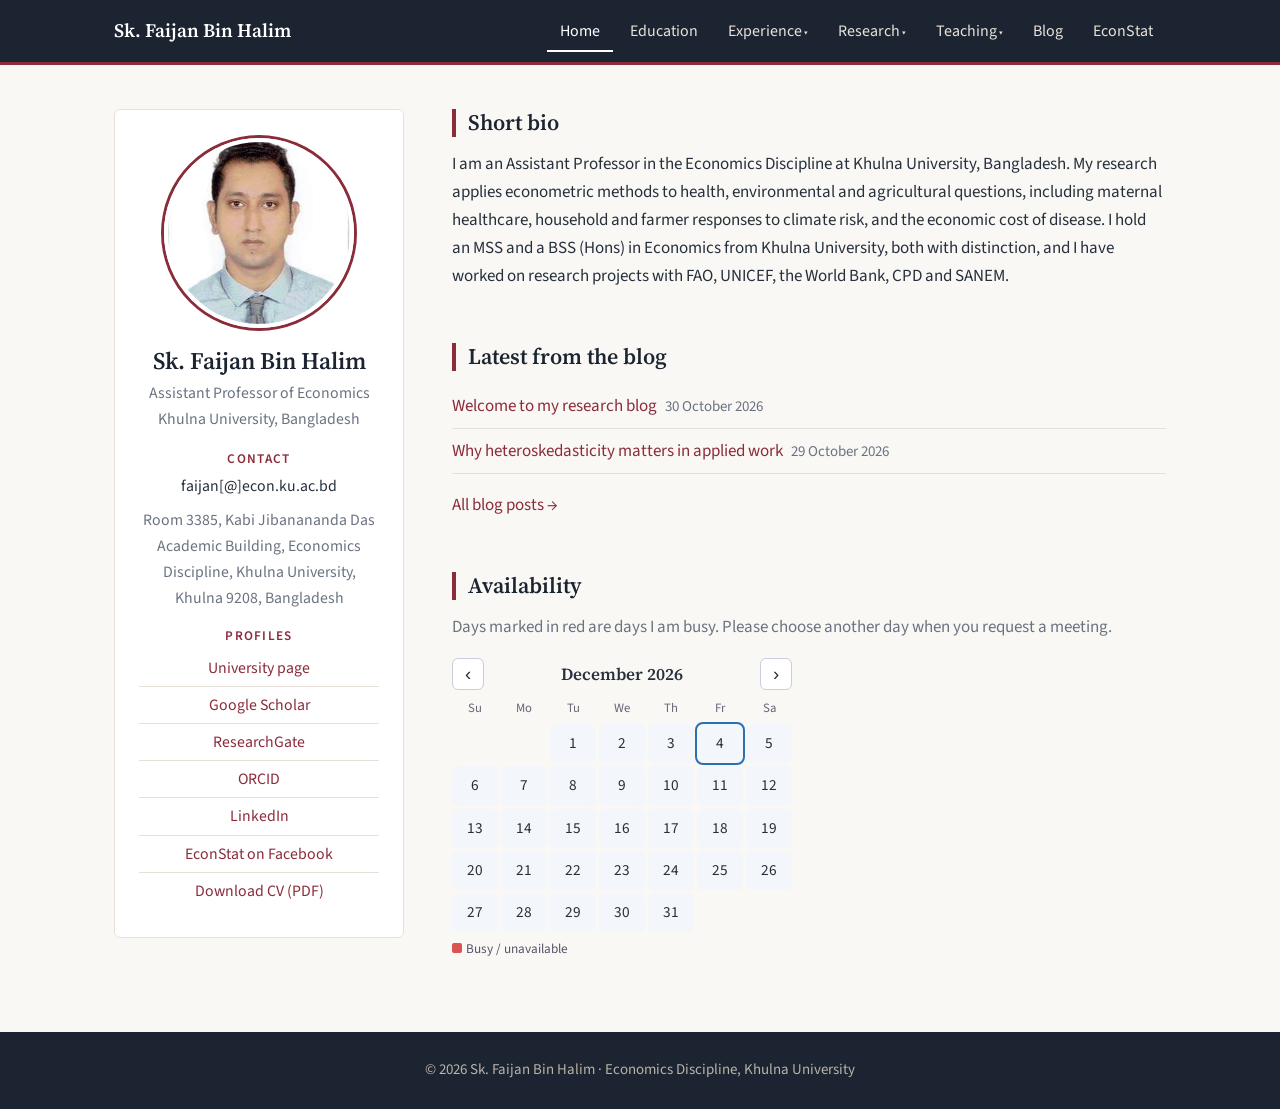
<file: index.html>
<!DOCTYPE html>
<html lang="en"><head><meta charset="utf-8"><meta name="viewport" content="width=device-width, initial-scale=1">
<title>Home | Sk. Faijan Bin Halim</title>
<meta name="description" content="Sk. Faijan Bin Halim, Assistant Professor of Economics, Khulna University, Bangladesh.">
<link rel="preconnect" href="https://fonts.googleapis.com"><link rel="preconnect" href="https://fonts.gstatic.com" crossorigin>
<link href="https://fonts.googleapis.com/css2?family=Source+Serif+4:wght@400;600&family=Source+Sans+3:wght@400;600&display=swap" rel="stylesheet">
<link rel="stylesheet" href="style.css">
<style>
#busy-calendar{max-width:340px}
.cal-head{display:flex;justify-content:space-between;align-items:center;margin-bottom:6px;font-weight:600}
.cal-head button{border:1px solid #ccd;background:#fff;border-radius:6px;padding:2px 10px;cursor:pointer}
.cal-grid{display:grid;grid-template-columns:repeat(7,1fr);gap:3px;text-align:center}
.cal-dow{font-size:.75rem;color:#667;padding:2px 0}
.cal-day{padding:7px 0;border-radius:6px;background:#f3f6fa;font-size:.9rem}
.cal-day.empty{background:none}
.cal-day.today{outline:2px solid #2a6fb0}
.cal-day.busy{background:#d9534f;color:#fff}
.cal-edit .cal-day:not(.empty){cursor:pointer}
.cal-legend{font-size:.78rem;margin-top:6px;color:#556}
.cal-legend i{display:inline-block;width:10px;height:10px;border-radius:2px;background:#d9534f;margin-right:4px}
.cal-export textarea{width:100%;height:110px;font-family:monospace;font-size:.8rem;margin-top:8px}
</style></head><body>
<header><div class="bar"><a class="brand" href="index.html">Sk. Faijan Bin Halim</a>
<input type="checkbox" id="menu"><label class="burger" for="menu" aria-label="Menu">&#9776;</label>
<nav><ul><li><a href="index.html" class="active">Home</a></li><li><a href="education.html">Education</a></li><li class="has-sub"><a href="experience.html">Experience</a><ul class="sub"><li><a href="experience.html#positions">Positions</a></li><li><a href="experience.html#training">Professional Training</a></li></ul></li><li class="has-sub"><a href="research.html">Research</a><ul class="sub"><li><a href="research.html#interests">Research Interests</a></li><li><a href="research.html#publications">Publications</a></li><li><a href="research.html#projects">Projects</a></li><li><a href="research.html#review">Peer Review</a></li></ul></li><li class="has-sub"><a href="teaching.html">Teaching</a><ul class="sub"><li><a href="teaching.html#econometrics">Econometrics</a></li><li><a href="teaching.html#microeconomics">Microeconomics</a></li><li><a href="teaching.html#health">Health Economics</a></li><li><a href="teaching.html#climate">Climate Change and Disaster Management</a></li></ul></li><li><a href="blog.html">Blog</a></li><li><a href="econstat.html">EconStat</a></li></ul></nav></div></header>
<main>
<div class="home">
<aside class="side">
<img src="profile.jpg" alt="Portrait of Sk. Faijan Bin Halim">
<h1>Sk. Faijan Bin Halim</h1>
<div class="role">Assistant Professor of Economics<br>Khulna University, Bangladesh</div>
<h3>Contact</h3>
<p>faijan[@]econ.ku.ac.bd</p>
<p class="muted">Room 3385, Kabi Jibanananda Das Academic Building, Economics Discipline, Khulna University, Khulna 9208, Bangladesh</p>
<h3>Profiles</h3>
<ul class="profiles">
<li><a href="https://ku.ac.bd/discipline/econ/faculty/faijannabil13">University page</a></li>
<li><a href="https://scholar.google.com/citations?user=bBADxcAAAAAJ&amp;hl=en&amp;oi=ao">Google Scholar</a></li>
<li><a href="https://www.researchgate.net/profile/Sk-Faijan-Halim">ResearchGate</a></li>
<li><a href="https://orcid.org/0000-0003-0417-4588">ORCID</a></li>
<li><a href="https://www.linkedin.com/in/sk-faijan-bin-halim-b474a3131/">LinkedIn</a></li>
<li><a href="https://www.facebook.com/econstat">EconStat on Facebook</a></li>
<li><a href="Halim_CV.pdf">Download CV (PDF)</a></li>
</ul>
</aside>
<div>
<h2>Short bio</h2>
<p>I am an Assistant Professor in the Economics Discipline at Khulna University, Bangladesh. My research applies econometric methods to health, environmental and agricultural questions, including maternal healthcare, household and farmer responses to climate risk, and the economic cost of disease. I hold an MSS and a BSS (Hons) in Economics from Khulna University, both with distinction, and I have worked on research projects with FAO, UNICEF, the World Bank, CPD and SANEM.</p>
<h2>Latest from the blog</h2>
<ul class="latest" id="latest"></ul>
<p style="margin-top:1em"><a href="blog.html">All blog posts &rarr;</a></p>
<h2>Availability</h2>
<p class="muted">Days marked in red are days I am busy. Please choose another day when you request a meeting.</p>
<div id="busy-calendar"></div>
</div></div>
</main>
<footer>&copy; 2026 Sk. Faijan Bin Halim &middot; Economics Discipline, Khulna University</footer>
<script src="posts.js"></script><script src="blog.js"></script>
<script>
(function () {
  var el = document.getElementById('busy-calendar');
  var editMode = new URLSearchParams(location.search).get('edit') === '1';
  var busy = {};
  var view = new Date(); view.setDate(1);
  var MONTHS = ['January','February','March','April','May','June','July','August','September','October','November','December'];
  function pad(n) { return String(n).padStart(2, '0'); }
  function key(y, m, d) { return y + '-' + pad(m + 1) + '-' + pad(d); }
  function addRange(a, b) {
    var d = new Date(a + 'T00:00:00'), e = new Date(b + 'T00:00:00');
    for (; d <= e; d.setDate(d.getDate() + 1)) busy[key(d.getFullYear(), d.getMonth(), d.getDate())] = true;
  }
  function render() {
    var y = view.getFullYear(), m = view.getMonth();
    var first = new Date(y, m, 1).getDay(), days = new Date(y, m + 1, 0).getDate();
    var t = new Date(), todayKey = key(t.getFullYear(), t.getMonth(), t.getDate());
    var h = '<div class="' + (editMode ? 'cal-edit' : '') + '">' +
      '<div class="cal-head"><button id="cal-prev">&lsaquo;</button><span>' + MONTHS[m] + ' ' + y + '</span><button id="cal-next">&rsaquo;</button></div>' +
      '<div class="cal-grid">' +
      ['Su','Mo','Tu','We','Th','Fr','Sa'].map(function (d) { return '<div class="cal-dow">' + d + '</div>'; }).join('');
    for (var i = 0; i < first; i++) h += '<div class="cal-day empty"></div>';
    for (var d = 1; d <= days; d++) {
      var k = key(y, m, d);
      h += '<div class="cal-day' + (busy[k] ? ' busy' : '') + (k === todayKey ? ' today' : '') + '" data-k="' + k + '">' + d + '</div>';
    }
    h += '</div><div class="cal-legend"><i></i>Busy / unavailable</div>';
    if (editMode) {
      var json = JSON.stringify({ busy: Object.keys(busy).sort() }, null, 2);
      h += '<div class="cal-export"><small>Edit mode: click dates to mark busy or free. Then copy this text into <b>busy-dates.json</b> on GitHub.</small><textarea readonly>' + json + '</textarea></div>';
    }
    el.innerHTML = h + '</div>';
    el.querySelector('#cal-prev').onclick = function () { view.setMonth(view.getMonth() - 1); render(); };
    el.querySelector('#cal-next').onclick = function () { view.setMonth(view.getMonth() + 1); render(); };
    if (editMode) {
      el.querySelectorAll('.cal-day[data-k]').forEach(function (c) {
        c.onclick = function () {
          if (busy[c.dataset.k]) delete busy[c.dataset.k]; else busy[c.dataset.k] = true;
          render();
        };
      });
    }
  }
  render();
  fetch('busy-dates.json?v=' + Date.now())
    .then(function (r) { return r.json(); })
    .then(function (j) {
      (j.busy || []).forEach(function (x) { busy[x] = true; });
      (j.ranges || []).forEach(function (r) { addRange(r[0], r[1]); });
      render();
    })
    .catch(function () {});
})();
</script>
</body></html>
</file>
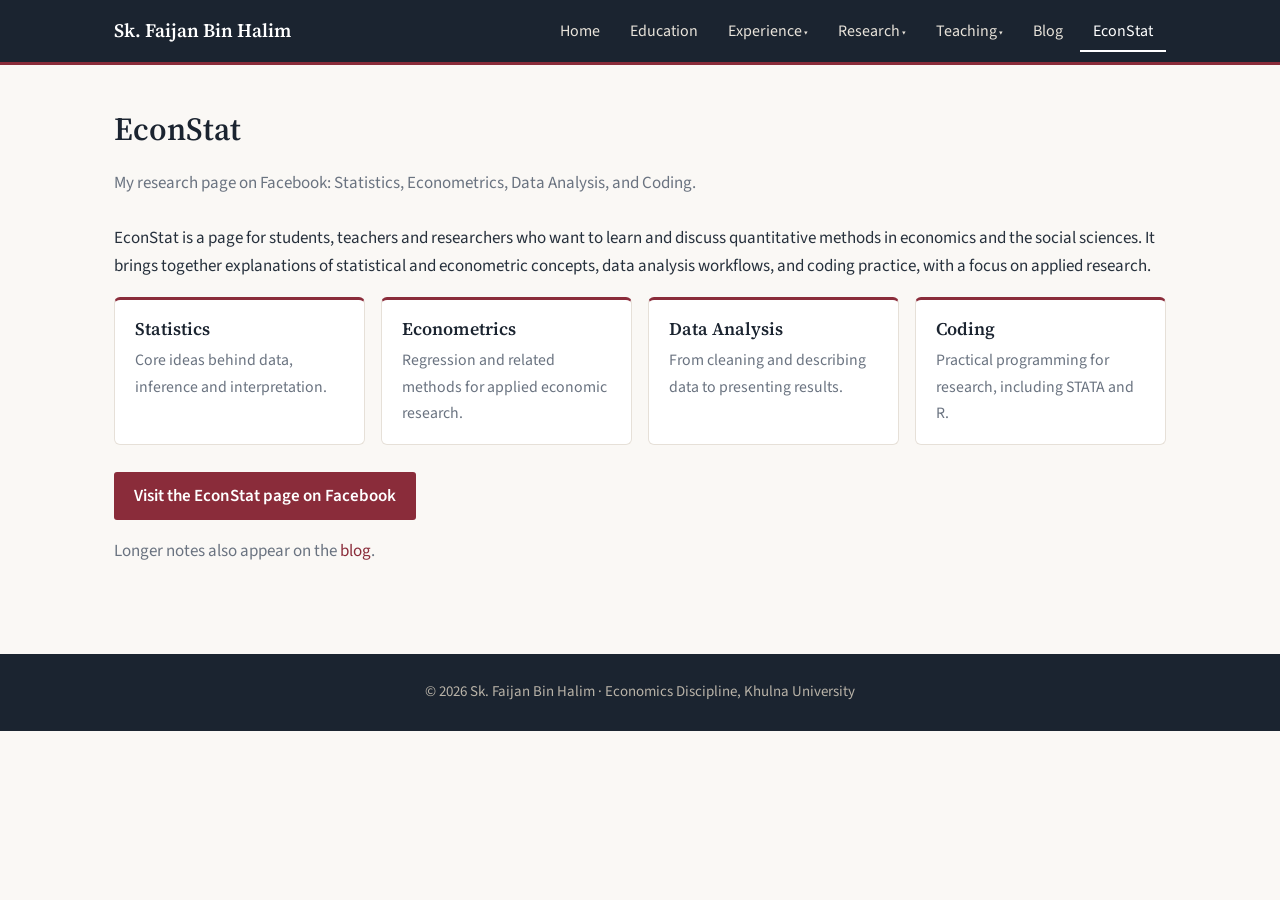
<file: econstat.html>
<!DOCTYPE html>
<html lang="en"><head><meta charset="utf-8"><meta name="viewport" content="width=device-width, initial-scale=1">
<title>EconStat | Sk. Faijan Bin Halim</title>
<meta name="description" content="Sk. Faijan Bin Halim, Assistant Professor of Economics, Khulna University, Bangladesh.">
<link rel="preconnect" href="https://fonts.googleapis.com"><link rel="preconnect" href="https://fonts.gstatic.com" crossorigin>
<link href="https://fonts.googleapis.com/css2?family=Source+Serif+4:wght@400;600&family=Source+Sans+3:wght@400;600&display=swap" rel="stylesheet">
<link rel="stylesheet" href="style.css"></head><body>
<header><div class="bar"><a class="brand" href="index.html">Sk. Faijan Bin Halim</a>
<input type="checkbox" id="menu"><label class="burger" for="menu" aria-label="Menu">&#9776;</label>
<nav><ul><li><a href="index.html">Home</a></li><li><a href="education.html">Education</a></li><li class="has-sub"><a href="experience.html">Experience</a><ul class="sub"><li><a href="experience.html#positions">Positions</a></li><li><a href="experience.html#training">Professional Training</a></li></ul></li><li class="has-sub"><a href="research.html">Research</a><ul class="sub"><li><a href="research.html#interests">Research Interests</a></li><li><a href="research.html#publications">Publications</a></li><li><a href="research.html#projects">Projects</a></li><li><a href="research.html#review">Peer Review</a></li></ul></li><li class="has-sub"><a href="teaching.html">Teaching</a><ul class="sub"><li><a href="teaching.html#econometrics">Econometrics</a></li><li><a href="teaching.html#microeconomics">Microeconomics</a></li><li><a href="teaching.html#health">Health Economics</a></li><li><a href="teaching.html#climate">Climate Change and Disaster Management</a></li></ul></li><li><a href="blog.html">Blog</a></li><li><a href="econstat.html" class="active">EconStat</a></li></ul></nav></div></header>
<main>
<h1>EconStat</h1>
<p class="page-intro">My research page on Facebook: Statistics, Econometrics, Data Analysis, and Coding.</p>
<p>EconStat is a page for students, teachers and researchers who want to learn and discuss quantitative methods in economics and the social sciences. It brings together explanations of statistical and econometric concepts, data analysis workflows, and coding practice, with a focus on applied research.</p>
<div class="cards">
<div class="card"><h3>Statistics</h3><p>Core ideas behind data, inference and interpretation.</p></div>
<div class="card"><h3>Econometrics</h3><p>Regression and related methods for applied economic research.</p></div>
<div class="card"><h3>Data Analysis</h3><p>From cleaning and describing data to presenting results.</p></div>
<div class="card"><h3>Coding</h3><p>Practical programming for research, including STATA and R.</p></div>
</div>
<p><a class="btn" href="https://www.facebook.com/econstat">Visit the EconStat page on Facebook</a></p>
<p class="muted" style="margin-top:1em">Longer notes also appear on the <a href="blog.html">blog</a>.</p>
</main>
<footer>&copy; 2026 Sk. Faijan Bin Halim &middot; Economics Discipline, Khulna University</footer>
</body></html>
</file>
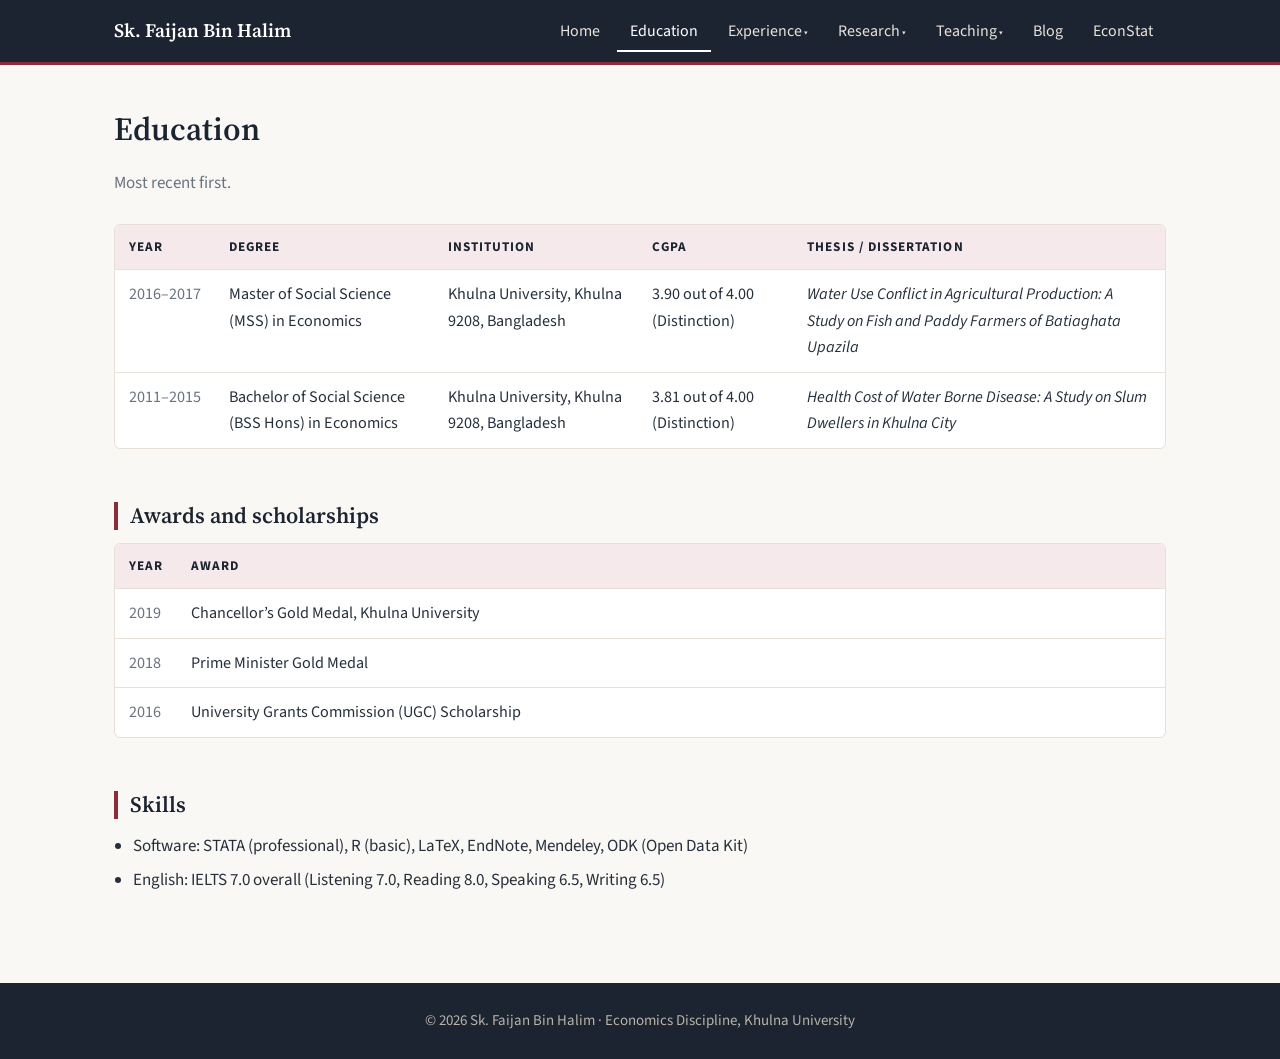
<file: education.html>
<!DOCTYPE html>
<html lang="en"><head><meta charset="utf-8"><meta name="viewport" content="width=device-width, initial-scale=1">
<title>Education | Sk. Faijan Bin Halim</title>
<meta name="description" content="Sk. Faijan Bin Halim, Assistant Professor of Economics, Khulna University, Bangladesh.">
<link rel="preconnect" href="https://fonts.googleapis.com"><link rel="preconnect" href="https://fonts.gstatic.com" crossorigin>
<link href="https://fonts.googleapis.com/css2?family=Source+Serif+4:wght@400;600&family=Source+Sans+3:wght@400;600&display=swap" rel="stylesheet">
<link rel="stylesheet" href="style.css"></head><body>
<header><div class="bar"><a class="brand" href="index.html">Sk. Faijan Bin Halim</a>
<input type="checkbox" id="menu"><label class="burger" for="menu" aria-label="Menu">&#9776;</label>
<nav><ul><li><a href="index.html">Home</a></li><li><a href="education.html" class="active">Education</a></li><li class="has-sub"><a href="experience.html">Experience</a><ul class="sub"><li><a href="experience.html#positions">Positions</a></li><li><a href="experience.html#training">Professional Training</a></li></ul></li><li class="has-sub"><a href="research.html">Research</a><ul class="sub"><li><a href="research.html#interests">Research Interests</a></li><li><a href="research.html#publications">Publications</a></li><li><a href="research.html#projects">Projects</a></li><li><a href="research.html#review">Peer Review</a></li></ul></li><li class="has-sub"><a href="teaching.html">Teaching</a><ul class="sub"><li><a href="teaching.html#econometrics">Econometrics</a></li><li><a href="teaching.html#microeconomics">Microeconomics</a></li><li><a href="teaching.html#health">Health Economics</a></li><li><a href="teaching.html#climate">Climate Change and Disaster Management</a></li></ul></li><li><a href="blog.html">Blog</a></li><li><a href="econstat.html">EconStat</a></li></ul></nav></div></header>
<main>
<h1>Education</h1><p class="page-intro">Most recent first.</p><div class="tw"><table class=""><thead><tr><th>Year</th><th>Degree</th><th>Institution</th><th>CGPA</th><th>Thesis / dissertation</th></tr></thead><tbody><tr><td class="when">2016&ndash;2017</td><td>Master of Social Science (MSS) in Economics</td><td>Khulna University, Khulna 9208, Bangladesh</td><td>3.90 out of 4.00 (Distinction)</td><td><em>Water Use Conflict in Agricultural Production: A Study on Fish and Paddy Farmers of Batiaghata Upazila</em></td></tr><tr><td class="when">2011&ndash;2015</td><td>Bachelor of Social Science (BSS Hons) in Economics</td><td>Khulna University, Khulna 9208, Bangladesh</td><td>3.81 out of 4.00 (Distinction)</td><td><em>Health Cost of Water Borne Disease: A Study on Slum Dwellers in Khulna City</em></td></tr></tbody></table></div>
<h2>Awards and scholarships</h2><div class="tw"><table class=""><thead><tr><th>Year</th><th>Award</th></tr></thead><tbody><tr><td class="when">2019</td><td>Chancellor&rsquo;s Gold Medal, Khulna University</td></tr><tr><td class="when">2018</td><td>Prime Minister Gold Medal</td></tr><tr><td class="when">2016</td><td>University Grants Commission (UGC) Scholarship</td></tr></tbody></table></div>
<h2>Skills</h2>
<ul class="plain"><li>Software: STATA (professional), R (basic), LaTeX, EndNote, Mendeley, ODK (Open Data Kit)</li>
<li>English: IELTS 7.0 overall (Listening 7.0, Reading 8.0, Speaking 6.5, Writing 6.5)</li></ul>
</main>
<footer>&copy; 2026 Sk. Faijan Bin Halim &middot; Economics Discipline, Khulna University</footer>
</body></html>
</file>
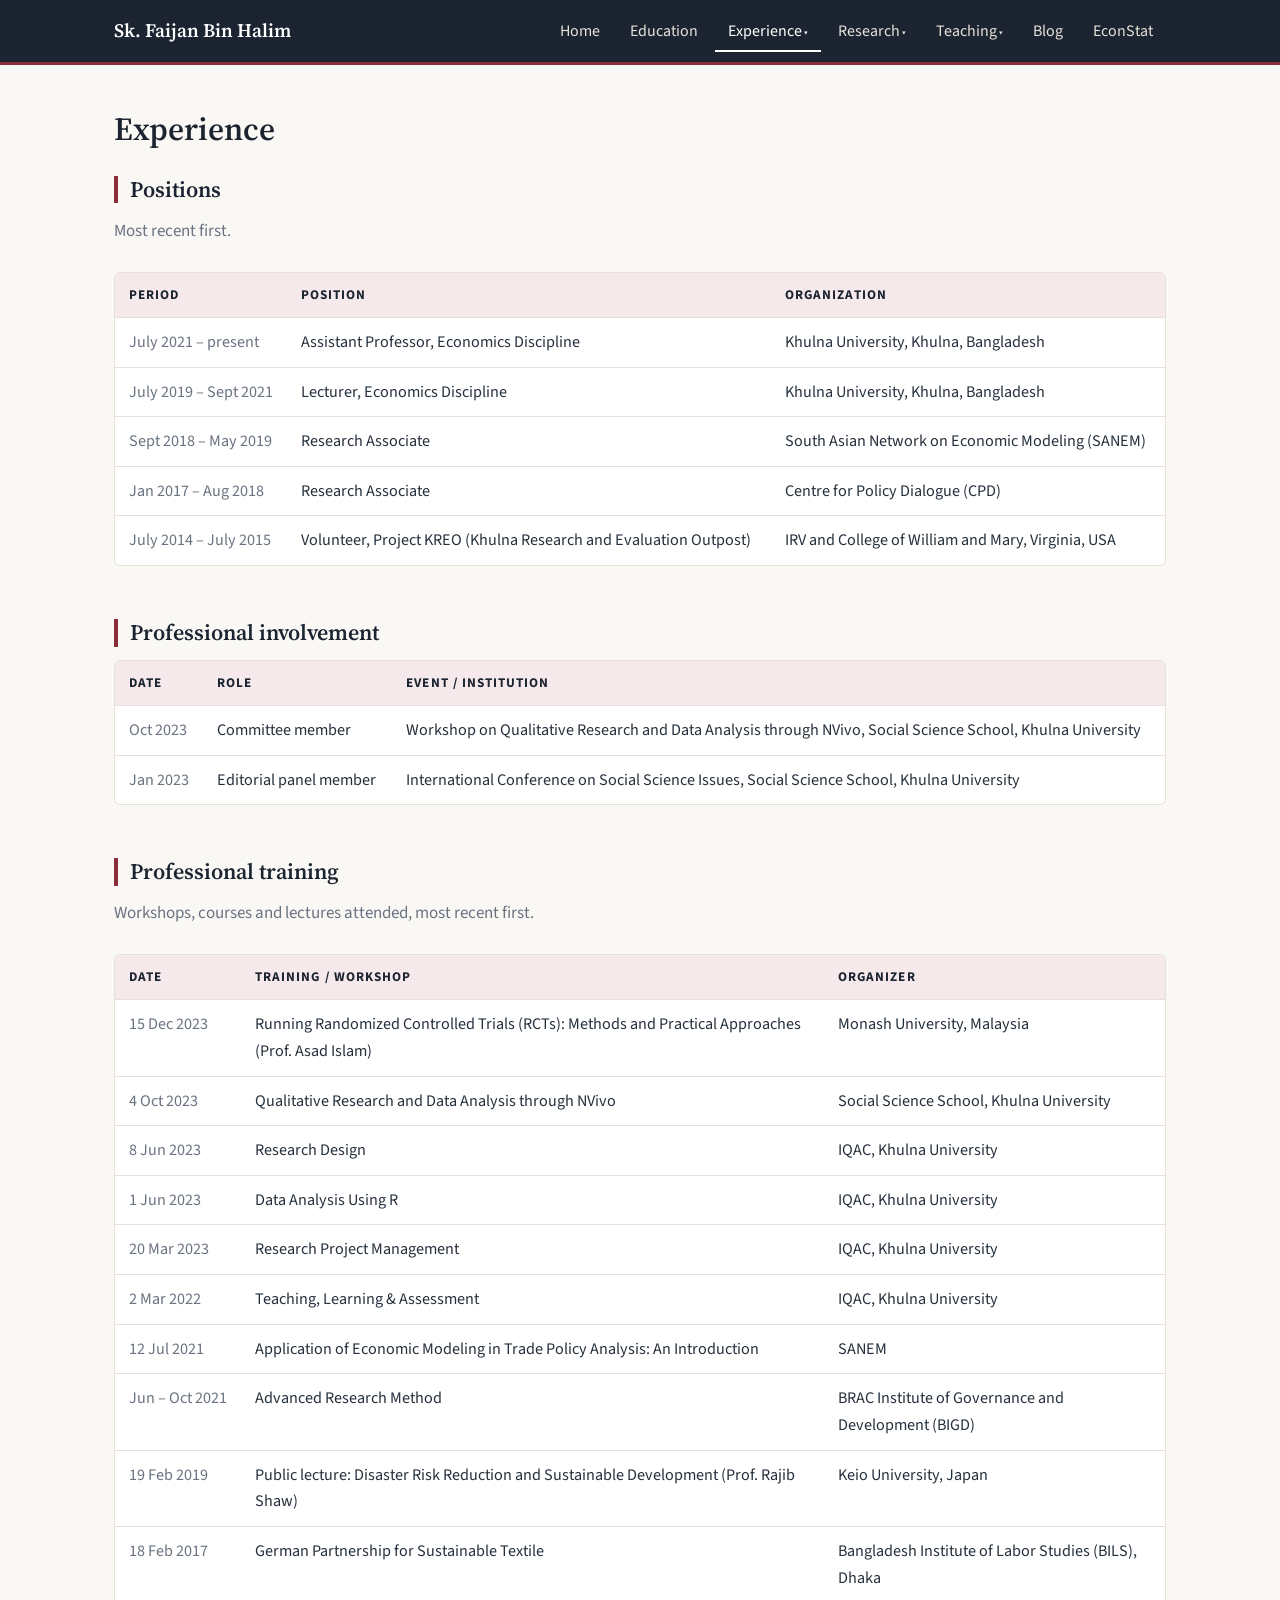
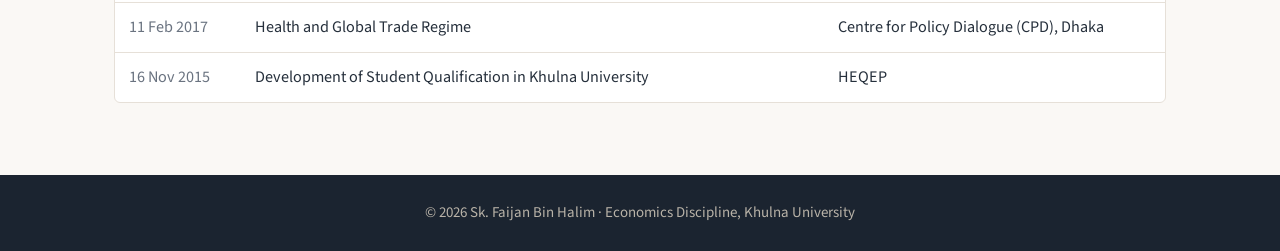
<file: experience.html>
<!DOCTYPE html>
<html lang="en"><head><meta charset="utf-8"><meta name="viewport" content="width=device-width, initial-scale=1">
<title>Experience | Sk. Faijan Bin Halim</title>
<meta name="description" content="Sk. Faijan Bin Halim, Assistant Professor of Economics, Khulna University, Bangladesh.">
<link rel="preconnect" href="https://fonts.googleapis.com"><link rel="preconnect" href="https://fonts.gstatic.com" crossorigin>
<link href="https://fonts.googleapis.com/css2?family=Source+Serif+4:wght@400;600&family=Source+Sans+3:wght@400;600&display=swap" rel="stylesheet">
<link rel="stylesheet" href="style.css"></head><body>
<header><div class="bar"><a class="brand" href="index.html">Sk. Faijan Bin Halim</a>
<input type="checkbox" id="menu"><label class="burger" for="menu" aria-label="Menu">&#9776;</label>
<nav><ul><li><a href="index.html">Home</a></li><li><a href="education.html">Education</a></li><li class="has-sub"><a href="experience.html" class="active">Experience</a><ul class="sub"><li><a href="experience.html#positions">Positions</a></li><li><a href="experience.html#training">Professional Training</a></li></ul></li><li class="has-sub"><a href="research.html">Research</a><ul class="sub"><li><a href="research.html#interests">Research Interests</a></li><li><a href="research.html#publications">Publications</a></li><li><a href="research.html#projects">Projects</a></li><li><a href="research.html#review">Peer Review</a></li></ul></li><li class="has-sub"><a href="teaching.html">Teaching</a><ul class="sub"><li><a href="teaching.html#econometrics">Econometrics</a></li><li><a href="teaching.html#microeconomics">Microeconomics</a></li><li><a href="teaching.html#health">Health Economics</a></li><li><a href="teaching.html#climate">Climate Change and Disaster Management</a></li></ul></li><li><a href="blog.html">Blog</a></li><li><a href="econstat.html">EconStat</a></li></ul></nav></div></header>
<main>
<h1>Experience</h1><h2 id="positions" style="margin-top:1.2em">Positions</h2><p class="page-intro">Most recent first.</p><div class="tw"><table class=""><thead><tr><th>Period</th><th>Position</th><th>Organization</th></tr></thead><tbody><tr><td class="when">July 2021 &ndash; present</td><td>Assistant Professor, Economics Discipline</td><td>Khulna University, Khulna, Bangladesh</td></tr><tr><td class="when">July 2019 &ndash; Sept 2021</td><td>Lecturer, Economics Discipline</td><td>Khulna University, Khulna, Bangladesh</td></tr><tr><td class="when">Sept 2018 &ndash; May 2019</td><td>Research Associate</td><td>South Asian Network on Economic Modeling (SANEM)</td></tr><tr><td class="when">Jan 2017 &ndash; Aug 2018</td><td>Research Associate</td><td>Centre for Policy Dialogue (CPD)</td></tr><tr><td class="when">July 2014 &ndash; July 2015</td><td>Volunteer, Project KREO (Khulna Research and Evaluation Outpost)</td><td>IRV and College of William and Mary, Virginia, USA</td></tr></tbody></table></div>
<h2>Professional involvement</h2><div class="tw"><table class=""><thead><tr><th>Date</th><th>Role</th><th>Event / institution</th></tr></thead><tbody><tr><td class="when">Oct 2023</td><td>Committee member</td><td>Workshop on Qualitative Research and Data Analysis through NVivo, Social Science School, Khulna University</td></tr><tr><td class="when">Jan 2023</td><td>Editorial panel member</td><td>International Conference on Social Science Issues, Social Science School, Khulna University</td></tr></tbody></table></div>
<h2 id="training">Professional training</h2><p class="page-intro">Workshops, courses and lectures attended, most recent first.</p><div class="tw"><table class=""><thead><tr><th>Date</th><th>Training / workshop</th><th>Organizer</th></tr></thead><tbody><tr><td class="when">15 Dec 2023</td><td>Running Randomized Controlled Trials (RCTs): Methods and Practical Approaches (Prof. Asad Islam)</td><td>Monash University, Malaysia</td></tr><tr><td class="when">4 Oct 2023</td><td>Qualitative Research and Data Analysis through NVivo</td><td>Social Science School, Khulna University</td></tr><tr><td class="when">8 Jun 2023</td><td>Research Design</td><td>IQAC, Khulna University</td></tr><tr><td class="when">1 Jun 2023</td><td>Data Analysis Using R</td><td>IQAC, Khulna University</td></tr><tr><td class="when">20 Mar 2023</td><td>Research Project Management</td><td>IQAC, Khulna University</td></tr><tr><td class="when">2 Mar 2022</td><td>Teaching, Learning &amp; Assessment</td><td>IQAC, Khulna University</td></tr><tr><td class="when">12 Jul 2021</td><td>Application of Economic Modeling in Trade Policy Analysis: An Introduction</td><td>SANEM</td></tr><tr><td class="when">Jun &ndash; Oct 2021</td><td>Advanced Research Method</td><td>BRAC Institute of Governance and Development (BIGD)</td></tr><tr><td class="when">19 Feb 2019</td><td>Public lecture: Disaster Risk Reduction and Sustainable Development (Prof. Rajib Shaw)</td><td>Keio University, Japan</td></tr><tr><td class="when">18 Feb 2017</td><td>German Partnership for Sustainable Textile</td><td>Bangladesh Institute of Labor Studies (BILS), Dhaka</td></tr><tr><td class="when">11 Feb 2017</td><td>Health and Global Trade Regime</td><td>Centre for Policy Dialogue (CPD), Dhaka</td></tr><tr><td class="when">16 Nov 2015</td><td>Development of Student Qualification in Khulna University</td><td>HEQEP</td></tr></tbody></table></div>
</main>
<footer>&copy; 2026 Sk. Faijan Bin Halim &middot; Economics Discipline, Khulna University</footer>
</body></html>
</file>
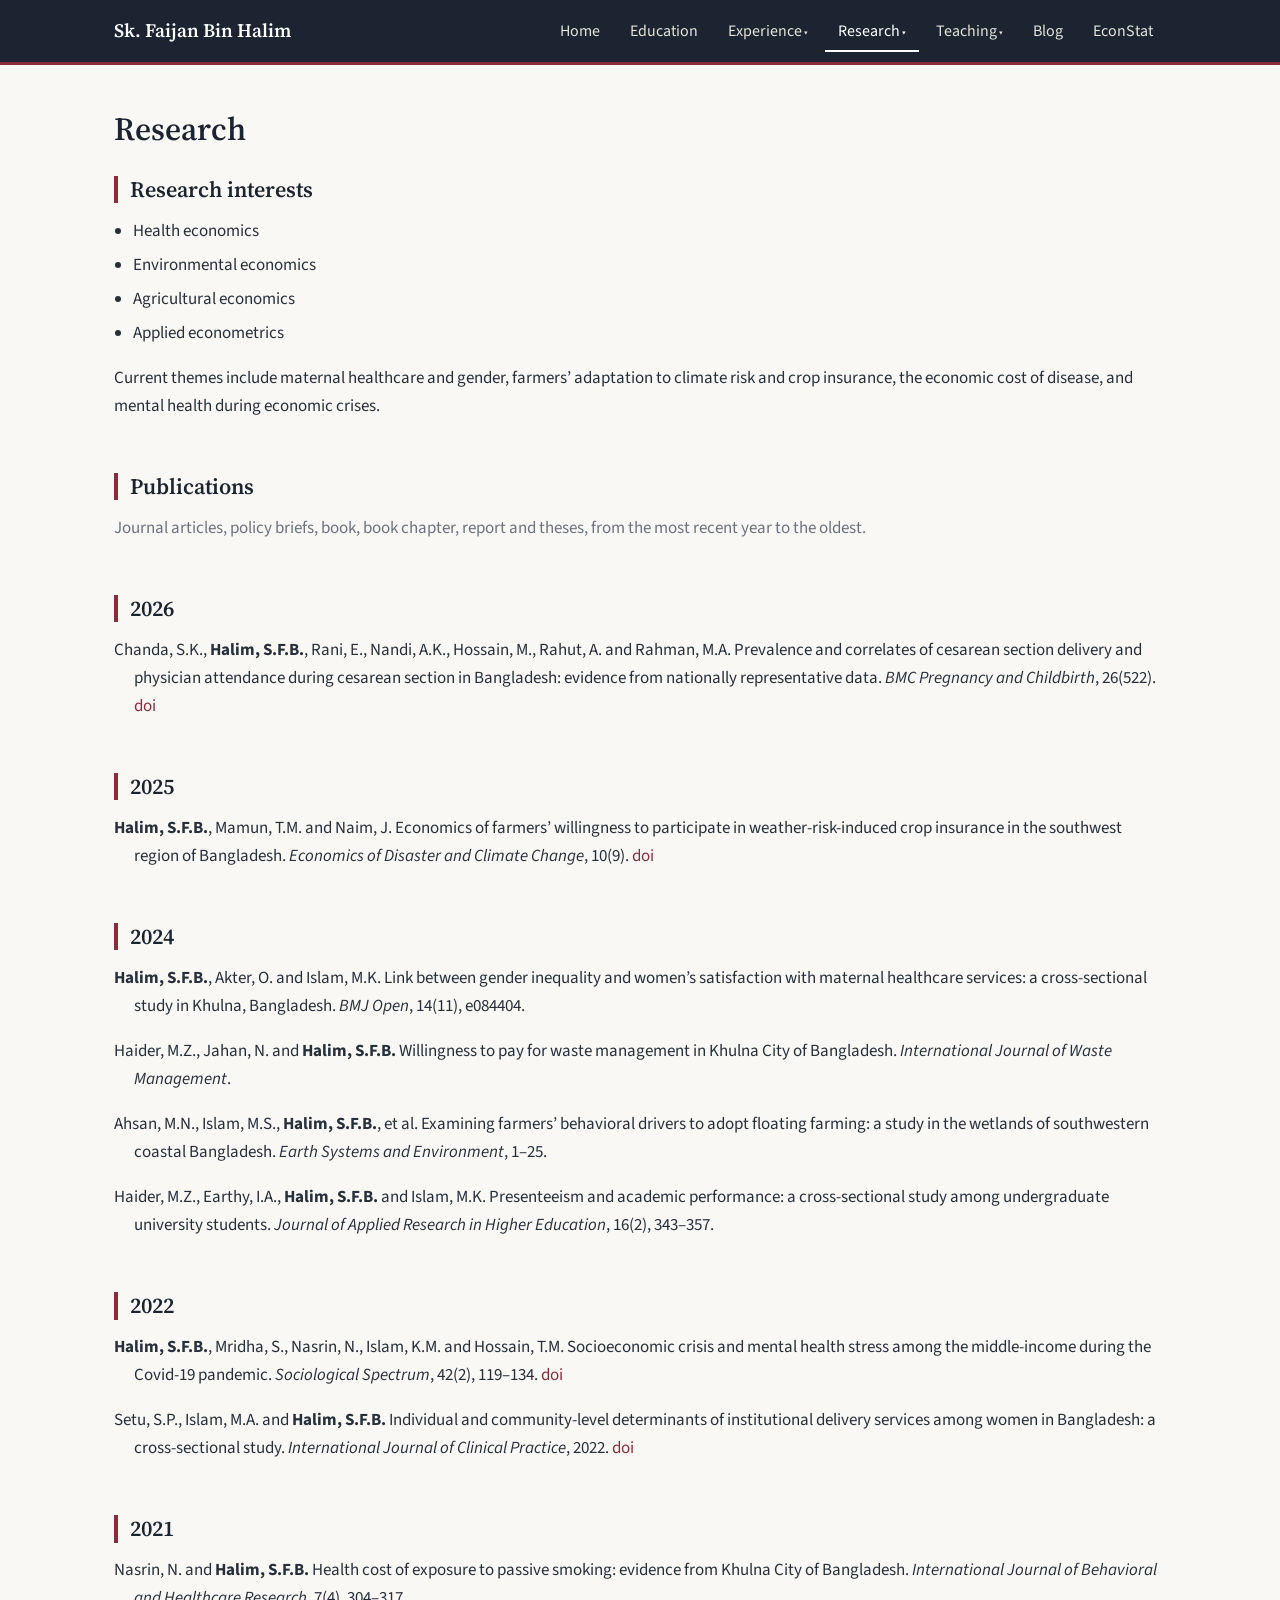
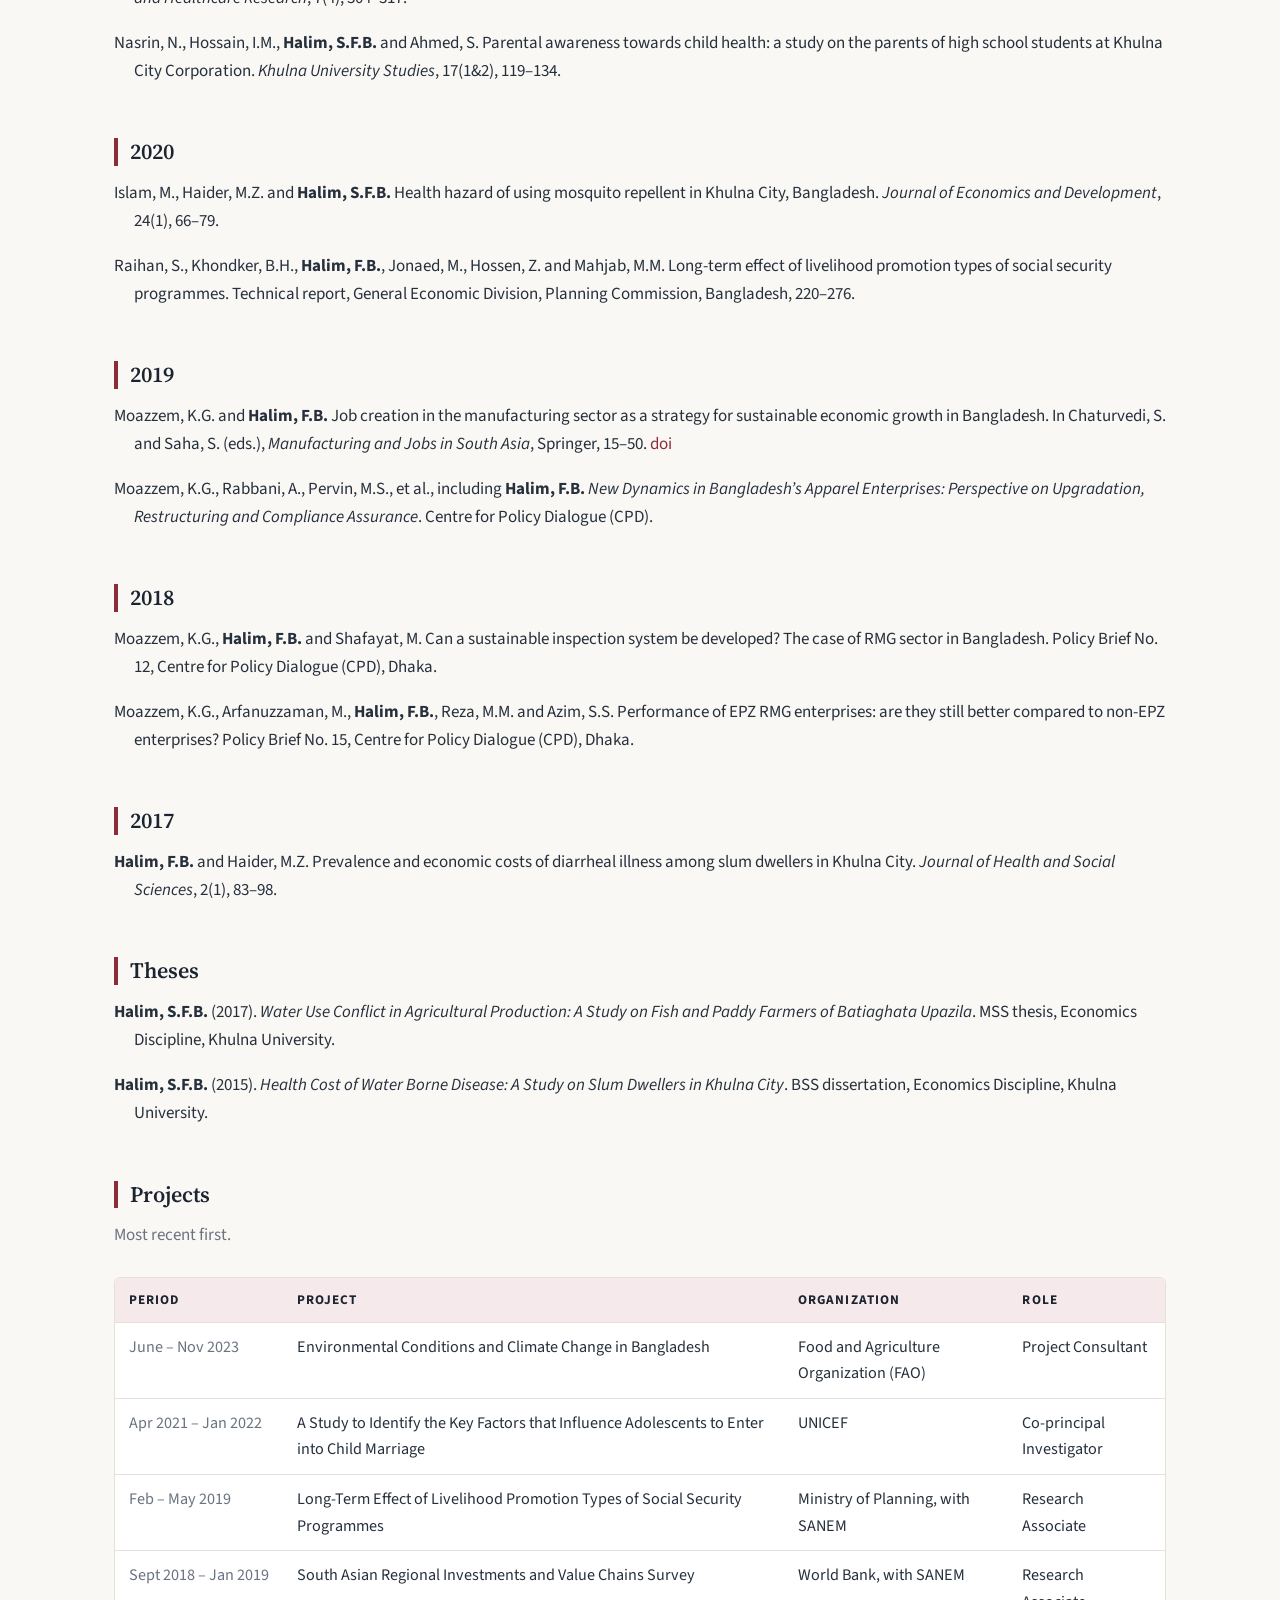
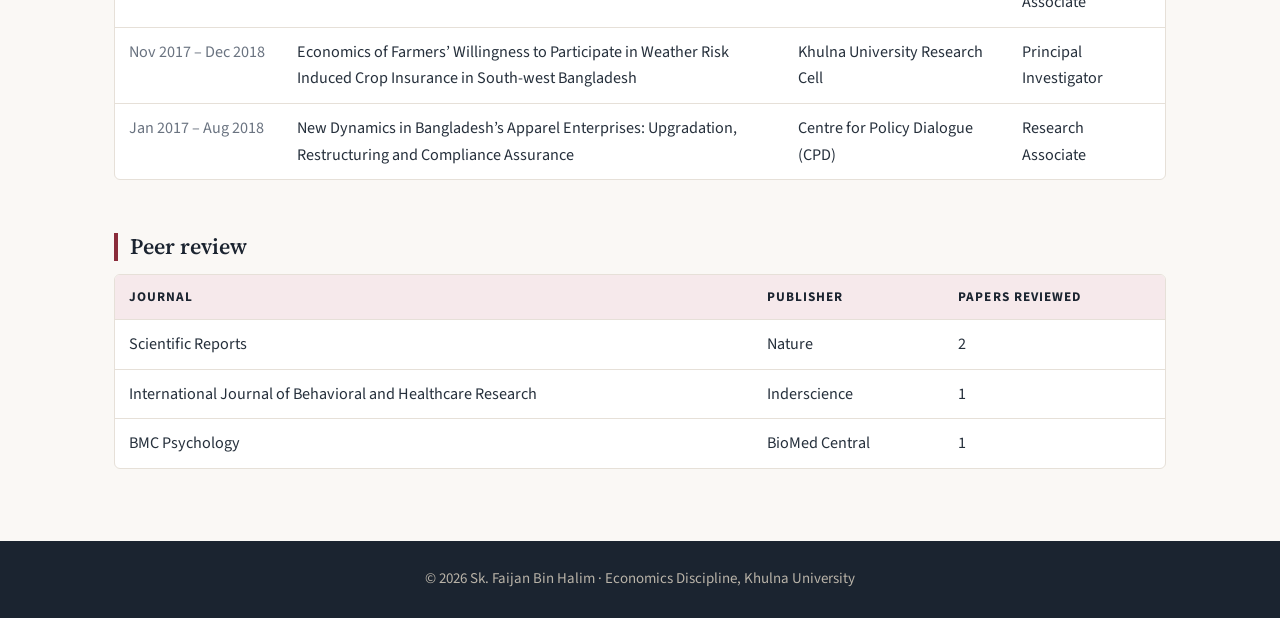
<file: research.html>
<!DOCTYPE html>
<html lang="en"><head><meta charset="utf-8"><meta name="viewport" content="width=device-width, initial-scale=1">
<title>Research | Sk. Faijan Bin Halim</title>
<meta name="description" content="Sk. Faijan Bin Halim, Assistant Professor of Economics, Khulna University, Bangladesh.">
<link rel="preconnect" href="https://fonts.googleapis.com"><link rel="preconnect" href="https://fonts.gstatic.com" crossorigin>
<link href="https://fonts.googleapis.com/css2?family=Source+Serif+4:wght@400;600&family=Source+Sans+3:wght@400;600&display=swap" rel="stylesheet">
<link rel="stylesheet" href="style.css"></head><body>
<header><div class="bar"><a class="brand" href="index.html">Sk. Faijan Bin Halim</a>
<input type="checkbox" id="menu"><label class="burger" for="menu" aria-label="Menu">&#9776;</label>
<nav><ul><li><a href="index.html">Home</a></li><li><a href="education.html">Education</a></li><li class="has-sub"><a href="experience.html">Experience</a><ul class="sub"><li><a href="experience.html#positions">Positions</a></li><li><a href="experience.html#training">Professional Training</a></li></ul></li><li class="has-sub"><a href="research.html" class="active">Research</a><ul class="sub"><li><a href="research.html#interests">Research Interests</a></li><li><a href="research.html#publications">Publications</a></li><li><a href="research.html#projects">Projects</a></li><li><a href="research.html#review">Peer Review</a></li></ul></li><li class="has-sub"><a href="teaching.html">Teaching</a><ul class="sub"><li><a href="teaching.html#econometrics">Econometrics</a></li><li><a href="teaching.html#microeconomics">Microeconomics</a></li><li><a href="teaching.html#health">Health Economics</a></li><li><a href="teaching.html#climate">Climate Change and Disaster Management</a></li></ul></li><li><a href="blog.html">Blog</a></li><li><a href="econstat.html">EconStat</a></li></ul></nav></div></header>
<main>
<h1>Research</h1>
<h2 id="interests" style="margin-top:1.2em">Research interests</h2>
<ul class="plain"><li>Health economics</li><li>Environmental economics</li><li>Agricultural economics</li><li>Applied econometrics</li></ul>
<p>Current themes include maternal healthcare and gender, farmers&rsquo; adaptation to climate risk and crop insurance, the economic cost of disease, and mental health during economic crises.</p>
<h2 id="publications">Publications</h2><p class="page-intro">Journal articles, policy briefs, book, book chapter, report and theses, from the most recent year to the oldest.</p>
<h2>2026</h2><p class="pub">Chanda, S.K., <strong>Halim, S.F.B.</strong>, Rani, E., Nandi, A.K., Hossain, M., Rahut, A. and Rahman, M.A. Prevalence and correlates of cesarean section delivery and physician attendance during cesarean section in Bangladesh: evidence from nationally representative data. <em>BMC Pregnancy and Childbirth</em>, 26(522). <a href="https://doi.org/10.1186/s12884-026-08992-8">doi</a></p><h2>2025</h2><p class="pub"><strong>Halim, S.F.B.</strong>, Mamun, T.M. and Naim, J. Economics of farmers&rsquo; willingness to participate in weather-risk-induced crop insurance in the southwest region of Bangladesh. <em>Economics of Disaster and Climate Change</em>, 10(9). <a href="https://doi.org/10.1007/s41885-025-00188-2">doi</a></p><h2>2024</h2><p class="pub"><strong>Halim, S.F.B.</strong>, Akter, O. and Islam, M.K. Link between gender inequality and women&rsquo;s satisfaction with maternal healthcare services: a cross-sectional study in Khulna, Bangladesh. <em>BMJ Open</em>, 14(11), e084404.</p><p class="pub">Haider, M.Z., Jahan, N. and <strong>Halim, S.F.B.</strong> Willingness to pay for waste management in Khulna City of Bangladesh. <em>International Journal of Waste Management</em>.</p><p class="pub">Ahsan, M.N., Islam, M.S., <strong>Halim, S.F.B.</strong>, et al. Examining farmers&rsquo; behavioral drivers to adopt floating farming: a study in the wetlands of southwestern coastal Bangladesh. <em>Earth Systems and Environment</em>, 1&ndash;25.</p><p class="pub">Haider, M.Z., Earthy, I.A., <strong>Halim, S.F.B.</strong> and Islam, M.K. Presenteeism and academic performance: a cross-sectional study among undergraduate university students. <em>Journal of Applied Research in Higher Education</em>, 16(2), 343&ndash;357.</p><h2>2022</h2><p class="pub"><strong>Halim, S.F.B.</strong>, Mridha, S., Nasrin, N., Islam, K.M. and Hossain, T.M. Socioeconomic crisis and mental health stress among the middle-income during the Covid-19 pandemic. <em>Sociological Spectrum</em>, 42(2), 119&ndash;134. <a href="https://doi.org/10.1080/02732173.2022.2081639">doi</a></p><p class="pub">Setu, S.P., Islam, M.A. and <strong>Halim, S.F.B.</strong> Individual and community-level determinants of institutional delivery services among women in Bangladesh: a cross-sectional study. <em>International Journal of Clinical Practice</em>, 2022. <a href="https://doi.org/10.1155/2022/3340578">doi</a></p><h2>2021</h2><p class="pub">Nasrin, N. and <strong>Halim, S.F.B.</strong> Health cost of exposure to passive smoking: evidence from Khulna City of Bangladesh. <em>International Journal of Behavioral and Healthcare Research</em>, 7(4), 304&ndash;317.</p><p class="pub">Nasrin, N., Hossain, I.M., <strong>Halim, S.F.B.</strong> and Ahmed, S. Parental awareness towards child health: a study on the parents of high school students at Khulna City Corporation. <em>Khulna University Studies</em>, 17(1&amp;2), 119&ndash;134.</p><h2>2020</h2><p class="pub">Islam, M., Haider, M.Z. and <strong>Halim, S.F.B.</strong> Health hazard of using mosquito repellent in Khulna City, Bangladesh. <em>Journal of Economics and Development</em>, 24(1), 66&ndash;79.</p><p class="pub">Raihan, S., Khondker, B.H., <strong>Halim, F.B.</strong>, Jonaed, M., Hossen, Z. and Mahjab, M.M. Long-term effect of livelihood promotion types of social security programmes. Technical report, General Economic Division, Planning Commission, Bangladesh, 220&ndash;276.</p><h2>2019</h2><p class="pub">Moazzem, K.G. and <strong>Halim, F.B.</strong> Job creation in the manufacturing sector as a strategy for sustainable economic growth in Bangladesh. In Chaturvedi, S. and Saha, S. (eds.), <em>Manufacturing and Jobs in South Asia</em>, Springer, 15&ndash;50. <a href="https://doi.org/10.1007/978-981-10-8381-5_2">doi</a></p><p class="pub">Moazzem, K.G., Rabbani, A., Pervin, M.S., et al., including <strong>Halim, F.B.</strong> <em>New Dynamics in Bangladesh&rsquo;s Apparel Enterprises: Perspective on Upgradation, Restructuring and Compliance Assurance</em>. Centre for Policy Dialogue (CPD).</p><h2>2018</h2>
<p class="pub">Moazzem, K.G., <strong>Halim, F.B.</strong> and Shafayat, M. Can a sustainable inspection system be developed? The case of RMG sector in Bangladesh. Policy Brief No. 12, Centre for Policy Dialogue (CPD), Dhaka.</p>
<p class="pub">Moazzem, K.G., Arfanuzzaman, M., <strong>Halim, F.B.</strong>, Reza, M.M. and Azim, S.S. Performance of EPZ RMG enterprises: are they still better compared to non-EPZ enterprises? Policy Brief No. 15, Centre for Policy Dialogue (CPD), Dhaka.</p>
<h2>2017</h2><p class="pub"><strong>Halim, F.B.</strong> and Haider, M.Z. Prevalence and economic costs of diarrheal illness among slum dwellers in Khulna City. <em>Journal of Health and Social Sciences</em>, 2(1), 83&ndash;98.</p>
<h2>Theses</h2>
<p class="pub"><strong>Halim, S.F.B.</strong> (2017). <em>Water Use Conflict in Agricultural Production: A Study on Fish and Paddy Farmers of Batiaghata Upazila</em>. MSS thesis, Economics Discipline, Khulna University.</p>
<p class="pub"><strong>Halim, S.F.B.</strong> (2015). <em>Health Cost of Water Borne Disease: A Study on Slum Dwellers in Khulna City</em>. BSS dissertation, Economics Discipline, Khulna University.</p>
<h2 id="projects">Projects</h2><p class="page-intro">Most recent first.</p><div class="tw"><table class=""><thead><tr><th>Period</th><th>Project</th><th>Organization</th><th>Role</th></tr></thead><tbody><tr><td class="when">June &ndash; Nov 2023</td><td>Environmental Conditions and Climate Change in Bangladesh</td><td>Food and Agriculture Organization (FAO)</td><td>Project Consultant</td></tr><tr><td class="when">Apr 2021 &ndash; Jan 2022</td><td>A Study to Identify the Key Factors that Influence Adolescents to Enter into Child Marriage</td><td>UNICEF</td><td>Co-principal Investigator</td></tr><tr><td class="when">Feb &ndash; May 2019</td><td>Long-Term Effect of Livelihood Promotion Types of Social Security Programmes</td><td>Ministry of Planning, with SANEM</td><td>Research Associate</td></tr><tr><td class="when">Sept 2018 &ndash; Jan 2019</td><td>South Asian Regional Investments and Value Chains Survey</td><td>World Bank, with SANEM</td><td>Research Associate</td></tr><tr><td class="when">Nov 2017 &ndash; Dec 2018</td><td>Economics of Farmers&rsquo; Willingness to Participate in Weather Risk Induced Crop Insurance in South-west Bangladesh</td><td>Khulna University Research Cell</td><td>Principal Investigator</td></tr><tr><td class="when">Jan 2017 &ndash; Aug 2018</td><td>New Dynamics in Bangladesh&rsquo;s Apparel Enterprises: Upgradation, Restructuring and Compliance Assurance</td><td>Centre for Policy Dialogue (CPD)</td><td>Research Associate</td></tr></tbody></table></div>
<h2 id="review">Peer review</h2><div class="tw"><table class=""><thead><tr><th>Journal</th><th>Publisher</th><th>Papers reviewed</th></tr></thead><tbody><tr><td>Scientific Reports</td><td>Nature</td><td>2</td></tr><tr><td>International Journal of Behavioral and Healthcare Research</td><td>Inderscience</td><td>1</td></tr><tr><td>BMC Psychology</td><td>BioMed Central</td><td>1</td></tr></tbody></table></div>
</main>
<footer>&copy; 2026 Sk. Faijan Bin Halim &middot; Economics Discipline, Khulna University</footer>
</body></html>
</file>
<file: style.css>
/* ===== Settings: change colours and fonts here ===== */
:root{
  --ink:#1b2430; --accent:#8a2c3a; --accent-soft:#f6e9eb; --paper:#faf8f5; --card:#ffffff; --line:#e6e0d8;
  --text:#26303c; --muted:#6a7380; --busy:#f0d0d4; --busy-text:#7a1d2a;
  --serif:"Source Serif 4",Georgia,"Times New Roman",serif;
  --sans:"Source Sans 3","Helvetica Neue",Arial,sans-serif;
}
*{box-sizing:border-box}
html{font-size:17px}
body{margin:0;background:var(--paper);color:var(--text);font-family:var(--sans);line-height:1.65}
a{color:var(--accent);text-decoration:none}
a:hover{text-decoration:underline}
a:focus-visible,button:focus-visible,label:focus-visible{outline:2px solid var(--accent);outline-offset:2px}

/* ===== Header and menu (upper right) ===== */
header{background:var(--ink);position:sticky;top:0;z-index:10;border-bottom:3px solid var(--accent)}
.bar{max-width:1100px;margin:0 auto;padding:0 24px;display:flex;align-items:center;justify-content:space-between;height:62px}
.brand{font-family:var(--serif);font-size:1.12rem;font-weight:600;color:#fff;white-space:nowrap}
.brand:hover{text-decoration:none}
nav ul{list-style:none;margin:0;padding:0;display:flex;gap:4px}
nav li{position:relative}
nav a{display:block;padding:8px 13px;color:#e8e3da;font-size:.94rem}
nav a:hover,nav a.active{color:#fff;text-decoration:none}
nav a.active{box-shadow:inset 0 -2px 0 #fff}
.has-sub>a::after{content:" \25BE";font-size:.75em}
.sub{display:none;position:absolute;right:0;top:100%;min-width:240px;background:var(--card);border:1px solid var(--line);border-top:3px solid var(--accent);box-shadow:0 8px 20px rgba(0,0,0,.12);padding:6px 0;flex-direction:column;gap:0}
.has-sub:hover .sub,.has-sub:focus-within .sub{display:flex}
.sub a{padding:9px 18px;white-space:nowrap;color:var(--text)}
.sub a:hover{background:var(--accent-soft);color:var(--accent)}
#menu,.burger{display:none}

/* ===== Page layout ===== */
main{max-width:1100px;margin:0 auto;padding:44px 24px 72px}
h1,h2,h3{font-family:var(--serif);font-weight:600;line-height:1.25;color:var(--ink);margin:0 0 .6em}
h1{font-size:1.9rem}
h2{font-size:1.3rem;margin-top:2.4em;padding-left:12px;border-left:4px solid var(--accent)}
h3{font-size:1.05rem}
p{margin:0 0 1em}
.muted{color:var(--muted)}
.page-intro{color:var(--muted);margin-bottom:1.6em}
.btn{display:inline-block;background:var(--accent);color:#fff;padding:10px 20px;border-radius:3px;font-weight:600}
.btn:hover{background:#6f2230;text-decoration:none}

/* ===== Home ===== */
.home{display:grid;grid-template-columns:290px 1fr;gap:48px;align-items:start}
.side{background:var(--card);border:1px solid var(--line);border-radius:6px;padding:28px 24px;text-align:center;position:sticky;top:90px}
.side img{width:190px;height:190px;object-fit:cover;object-position:center 22%;border-radius:50%;border:4px solid var(--card);box-shadow:0 0 0 3px var(--accent);margin:0 auto 18px;display:block}
.side h1{margin:0 0 4px;font-size:1.4rem}
.side .role{color:var(--muted);font-size:.93rem;margin-bottom:1.2em}
.side h3{margin:1.3em 0 .4em;font-size:.78rem;letter-spacing:.1em;text-transform:uppercase;color:var(--accent);font-family:var(--sans)}
.side p{font-size:.93rem;margin-bottom:.5em}
.profiles{list-style:none;padding:0;margin:0;font-size:.93rem}
.profiles li{padding:5px 0;border-top:1px solid var(--line)}
.profiles li:first-child{border-top:0}
.home h2:first-child{margin-top:0}
.latest{list-style:none;padding:0;margin:0}
.latest li{padding:8px 0;border-bottom:1px solid var(--line)}
.latest .muted{font-size:.88rem;margin-left:8px}

/* ===== Tables ===== */
.tw{overflow-x:auto;background:var(--card);border:1px solid var(--line);border-radius:6px}
table{border-collapse:collapse;width:100%;font-size:.95rem}
th{text-align:left;font-size:.78rem;letter-spacing:.08em;text-transform:uppercase;color:var(--ink);background:var(--accent-soft);border-bottom:2px solid var(--accent)}
th,td{padding:11px 14px;vertical-align:top;border-bottom:1px solid var(--line)}
tr:last-child td{border-bottom:0}
td.when{white-space:nowrap;color:var(--muted);width:1%}
.course td.blank{color:#b7bcc4;height:2.6em}

/* ===== Lists and publications ===== */
.pub{margin:0 0 1em;padding-left:1.2em;text-indent:-1.2em}
ul.plain{padding-left:1.1em;margin:0 0 1em}
ul.plain li{margin-bottom:.35em}

/* ===== Cards (EconStat) ===== */
.cards{display:grid;grid-template-columns:repeat(auto-fit,minmax(220px,1fr));gap:16px;margin:1em 0 1.6em}
.card{background:var(--card);border:1px solid var(--line);border-top:3px solid var(--accent);border-radius:6px;padding:18px 20px}
.card h3{margin-bottom:.4em}
.card p{font-size:.93rem;margin:0;color:var(--muted)}

/* ===== Blog ===== */
.tags{display:flex;flex-wrap:wrap;gap:8px;margin-bottom:24px}
.tag{border:1px solid var(--line);background:var(--card);color:var(--text);padding:5px 14px;border-radius:20px;font:inherit;font-size:.88rem;cursor:pointer}
.tag.on{background:var(--accent);border-color:var(--accent);color:#fff}
.post-card{background:var(--card);border:1px solid var(--line);border-radius:6px;padding:22px 26px;margin-bottom:18px}
.post-card h2{margin:.2em 0 .4em;padding:0;border:0;font-size:1.25rem}
.post-card h2 a{color:var(--ink)}
.meta{font-size:.85rem;color:var(--muted)}
.back{display:inline-block;margin-bottom:18px}
.post{background:var(--card);border:1px solid var(--line);border-radius:6px;padding:32px 36px;max-width:780px}
.post h1{margin:.3em 0 1em}
.post h2{font-size:1.15rem;margin-top:1.6em}
.post p,.post li{font-size:1.02rem}
.post pre{background:var(--ink);color:#f1ece4;padding:14px 16px;border-radius:4px;overflow-x:auto;font-size:.88rem}

/* ===== Calendar ===== */
#cal{max-width:430px;background:var(--card);border:1px solid var(--line);padding:18px;border-radius:6px}
.cal-head{display:flex;align-items:center;justify-content:space-between;margin-bottom:10px;font-family:var(--serif)}
.cal-head button{border:1px solid var(--line);background:var(--card);width:32px;height:32px;border-radius:4px;font-size:1.1rem;cursor:pointer;color:var(--text)}
.cal-grid{display:grid;grid-template-columns:repeat(7,1fr);gap:3px;text-align:center}
.dow{font-size:.76rem;color:var(--muted);padding:4px 0}
.day{padding:7px 0;font-size:.9rem;border-radius:3px;border:1px solid transparent}
.day.busy{background:var(--busy);color:var(--busy-text);font-weight:600}
.day.today{border-color:var(--ink)}
.cal-edit .day{cursor:pointer}
.cal-key{font-size:.85rem;color:var(--muted);margin:12px 0 4px}
.sw{display:inline-block;width:12px;height:12px;background:var(--busy);border-radius:2px;vertical-align:-1px}
.sw.today{background:var(--card);border:1px solid var(--ink)}
.cal-notes{font-size:.88rem;margin:8px 0 0;padding-left:1.1em}
#cal textarea{width:100%;font-family:monospace;font-size:.8rem}

footer{background:var(--ink);color:#b9b3a8;font-size:.88rem;text-align:center;padding:26px}

/* ===== Mobile ===== */
@media(max-width:980px){
  .burger{display:block;cursor:pointer;padding:8px;font-size:1.4rem;color:#fff}
  nav{display:none;position:absolute;left:0;right:0;top:62px;background:var(--ink);border-bottom:3px solid var(--accent)}
  #menu:checked~nav{display:block}
  nav ul{flex-direction:column;padding:8px 24px}
  .sub{display:flex;position:static;background:transparent;border:0;box-shadow:none;padding:0 0 0 14px;min-width:0}
  .sub a{color:#e8e3da}.sub a:hover{background:transparent;color:#fff}
  .home{grid-template-columns:1fr;gap:32px}
  .side{position:static}
  .post{padding:22px 20px}
}
</file>
